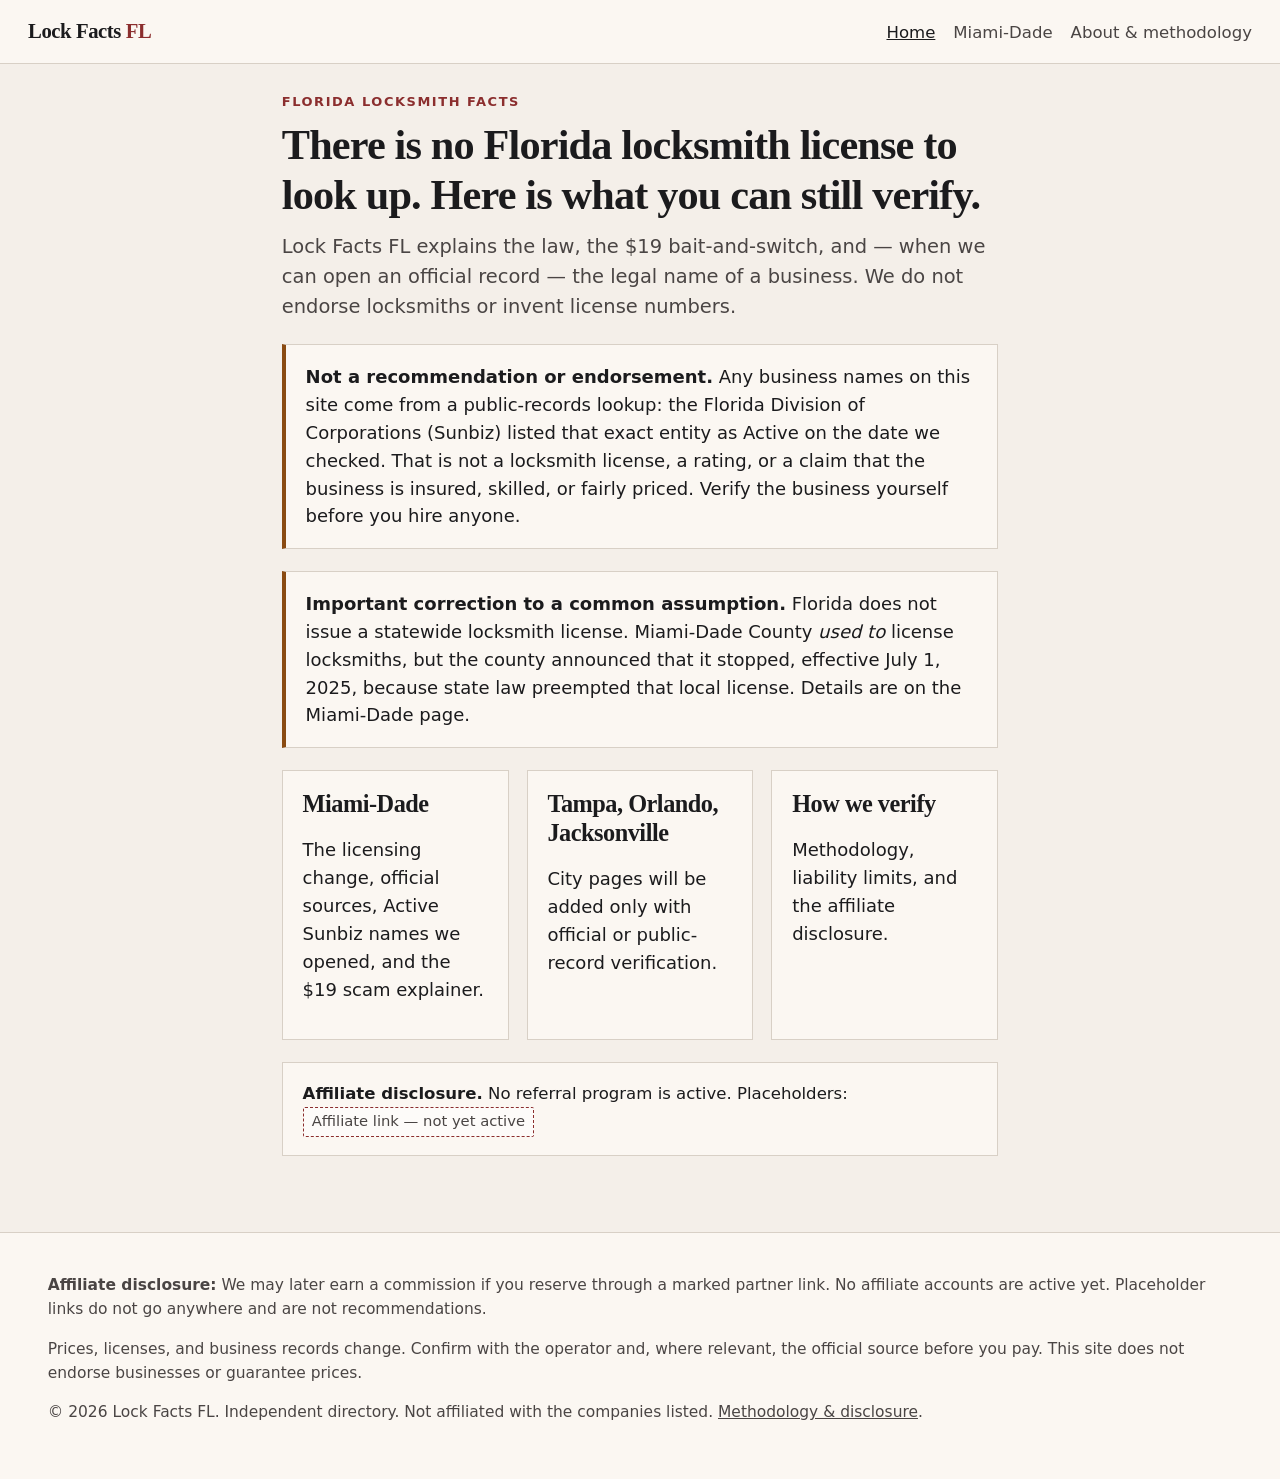
<file: index.html>
<!DOCTYPE html>
<html lang="en">
<head>
  <meta charset="utf-8">
  <meta name="google-site-verification" content="AbBwKEIm4lno85Ywgfa0VPNaBh7PbO2lSiJk-9j9jCg" />
  <meta name="viewport" content="width=device-width, initial-scale=1">
  <title>Lock Facts FL — what you can still verify about Florida locksmiths</title>
  <meta name="description" content="Florida has no statewide locksmith license. Miami-Dade County stopped issuing local locksmith licenses on July 1, 2025. This directory explains the law and lists only businesses we can point to in official public records.">
  <link rel="canonical" href="https://jip223.github.io/lock-facts-fl/">
  <meta name="robots" content="index,follow">
  <meta property="og:title" content="Lock Facts FL — what you can still verify about Florida locksmiths">
  <meta property="og:description" content="Florida has no statewide locksmith license. Miami-Dade County stopped issuing local locksmith licenses on July 1, 2025. This directory explains the law and lists only businesses we can point to in official public records.">
  <meta property="og:type" content="website">
  <meta property="og:url" content="https://jip223.github.io/lock-facts-fl/">
  <base href="https://jip223.github.io/lock-facts-fl/">
  <link rel="stylesheet" href="styles.css">
  <script type="application/ld+json">
{"@context":"https://schema.org","@type":"WebSite","name":"Lock Facts FL","url":"https://jip223.github.io/lock-facts-fl/","description":"Independent Florida locksmith facts directory. Not a recommendation service."}
</script>
</head>
<body>
<a class="skip" href="#main">Skip to content</a>
<header class="site">
  <div class="wrap nav">
    <a class="brand" href="index.html">Lock Facts <span>FL</span></a>
    <nav class="links" aria-label="Primary">
      <a href="index.html" aria-current="page">Home</a>
      <a href="miami-dade.html">Miami-Dade</a>
      <a href="about.html">About &amp; methodology</a>
    </nav>
  </div>
</header>
<main id="main">
<div class="wrap">

<p class="kicker">Florida locksmith facts</p>
<h1>There is no Florida locksmith license to look up. Here is what you can still verify.</h1>
<p class="lede">Lock Facts FL explains the law, the $19 bait-and-switch, and — when we can open an official record — the legal name of a business. We do not endorse locksmiths or invent license numbers.</p>
<div class="caution">
  <strong>Not a recommendation or endorsement.</strong> Any business names on this site come from a public-records lookup: the Florida Division of Corporations (Sunbiz) listed that exact entity as Active on the date we checked. That is not a locksmith license, a rating, or a claim that the business is insured, skilled, or fairly priced. Verify the business yourself before you hire anyone.
</div>
<div class="caution">
  <strong>Important correction to a common assumption.</strong> Florida does not issue a statewide locksmith license. Miami-Dade County <em>used to</em> license locksmiths, but the county announced that it stopped, effective July 1, 2025, because state law preempted that local license. Details are on the Miami-Dade page.
</div>
<div class="grid cols-3">
  <a class="card" href="miami-dade.html">
    <h2>Miami-Dade</h2>
    <p>The licensing change, official sources, Active Sunbiz names we opened, and the $19 scam explainer.</p>
  </a>
  <div class="card">
    <h2>Tampa, Orlando, Jacksonville</h2>
    <p>City pages will be added only with official or public-record verification.</p>
  </div>
  <a class="card" href="about.html">
    <h2>How we verify</h2>
    <p>Methodology, liability limits, and the affiliate disclosure.</p>
  </a>
</div>
<div class="disclosure">
  <strong>Affiliate disclosure.</strong> No referral program is active.
  Placeholders: <span class="placeholder">Affiliate link — not yet active</span>
</div>

</div>
</main>

<footer class="site">
  <div class="wrap">
    <p><strong>Affiliate disclosure:</strong> We may later earn a commission if you reserve through a marked partner link. No affiliate accounts are active yet. Placeholder links do not go anywhere and are not recommendations.</p>
    <p>Prices, licenses, and business records change. Confirm with the operator and, where relevant, the official source before you pay. This site does not endorse businesses or guarantee prices.</p>
    <p>© 2026 Lock Facts FL. Independent directory. Not affiliated with the companies listed. <a href="about.html">Methodology &amp; disclosure</a>.</p>
  </div>
</footer>
</body>
</html>
</file>
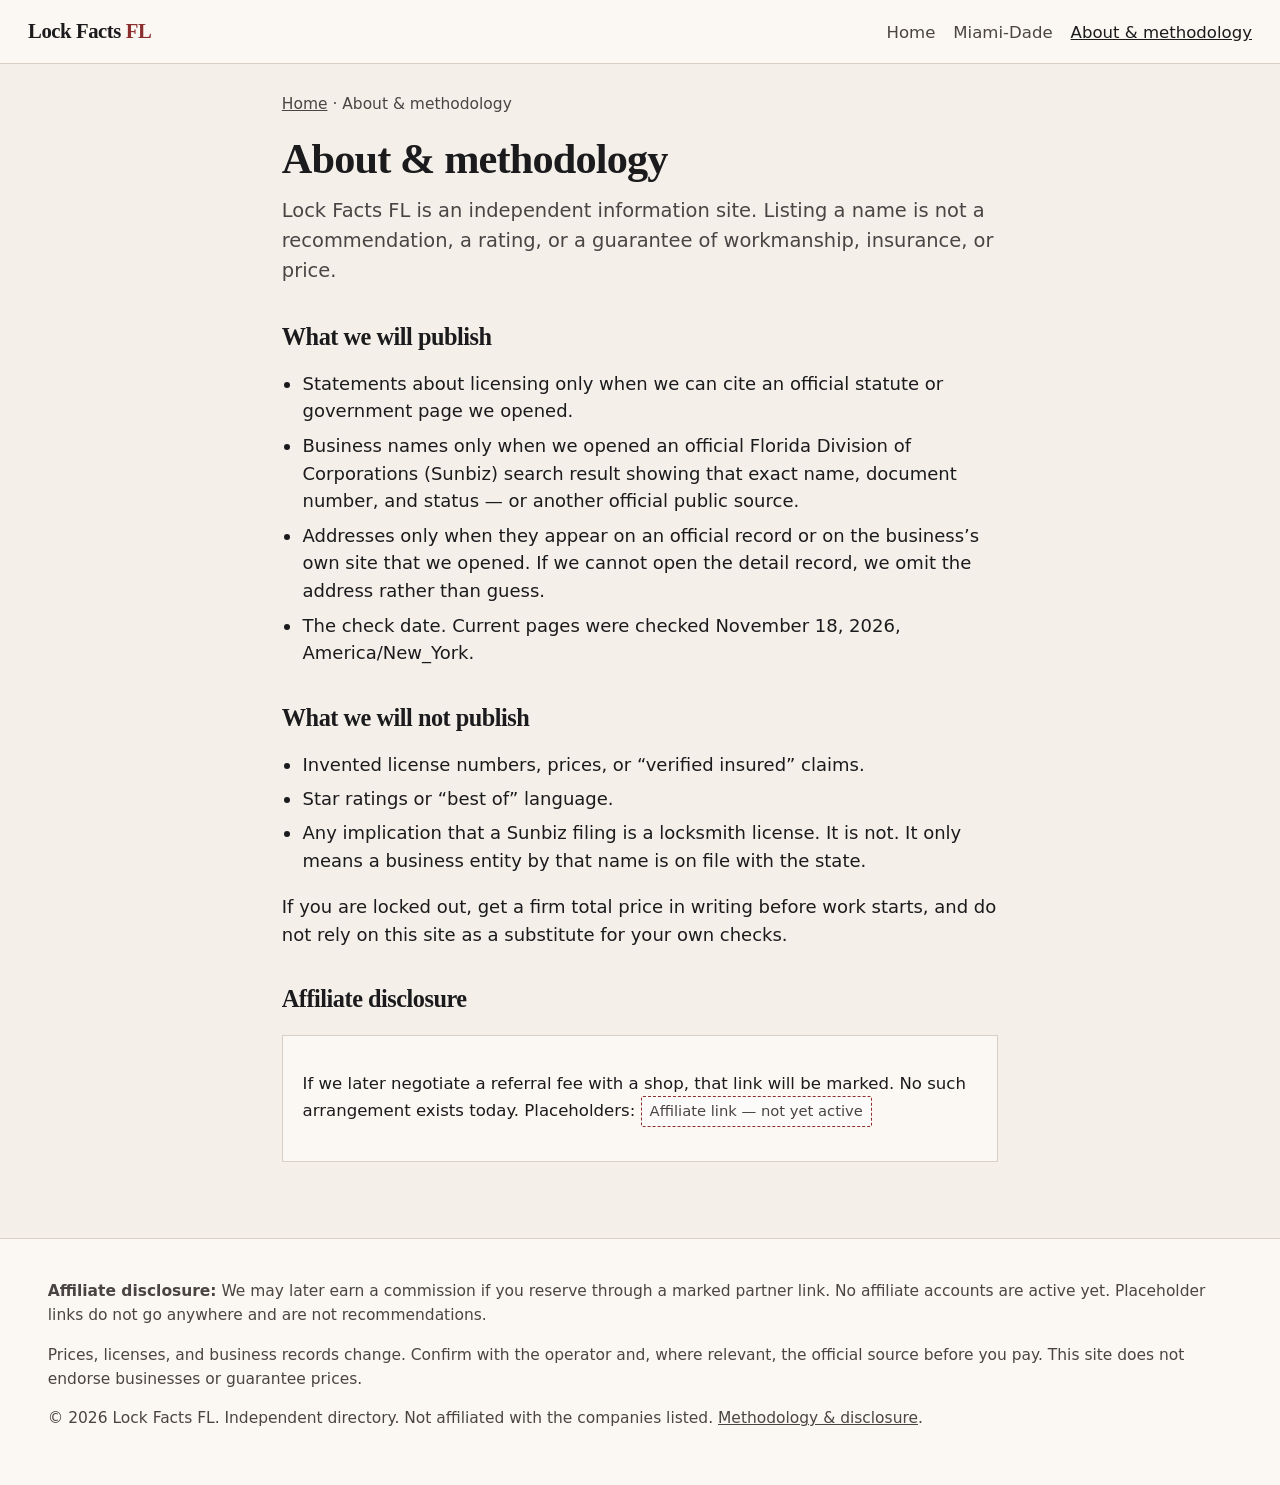
<file: about.html>
<!DOCTYPE html>
<html lang="en">
<head>
  <meta charset="utf-8">
  <meta name="viewport" content="width=device-width, initial-scale=1">
  <title>About & methodology — Lock Facts FL</title>
  <meta name="description" content="How Lock Facts FL verifies Florida locksmith facts from official sources, what we will not claim, and our affiliate disclosure.">
  <link rel="canonical" href="https://jip223.github.io/lock-facts-fl/about.html">
  <meta name="robots" content="index,follow">
  <meta property="og:title" content="About & methodology — Lock Facts FL">
  <meta property="og:description" content="How Lock Facts FL verifies Florida locksmith facts from official sources, what we will not claim, and our affiliate disclosure.">
  <meta property="og:type" content="website">
  <meta property="og:url" content="https://jip223.github.io/lock-facts-fl/about.html">
  <base href="https://jip223.github.io/lock-facts-fl/">
  <link rel="stylesheet" href="styles.css">
  
</head>
<body>
<a class="skip" href="#main">Skip to content</a>
<header class="site">
  <div class="wrap nav">
    <a class="brand" href="index.html">Lock Facts <span>FL</span></a>
    <nav class="links" aria-label="Primary">
      <a href="index.html">Home</a>
      <a href="miami-dade.html">Miami-Dade</a>
      <a href="about.html" aria-current="page">About &amp; methodology</a>
    </nav>
  </div>
</header>
<main id="main">
<div class="wrap">

<nav class="crumbs"><a href="index.html">Home</a> · About &amp; methodology</nav>
<h1>About &amp; methodology</h1>
<p class="lede">Lock Facts FL is an independent information site. Listing a name is not a recommendation, a rating, or a guarantee of workmanship, insurance, or price.</p>
<h2>What we will publish</h2>
<ul class="plain">
  <li>Statements about licensing only when we can cite an official statute or government page we opened.</li>
  <li>Business names only when we opened an official Florida Division of Corporations (Sunbiz) search result showing that exact name, document number, and status — or another official public source.</li>
  <li>Addresses only when they appear on an official record or on the business’s own site that we opened. If we cannot open the detail record, we omit the address rather than guess.</li>
  <li>The check date. Current pages were checked November 18, 2026, America/New_York.</li>
</ul>
<h2>What we will not publish</h2>
<ul class="plain">
  <li>Invented license numbers, prices, or “verified insured” claims.</li>
  <li>Star ratings or “best of” language.</li>
  <li>Any implication that a Sunbiz filing is a locksmith license. It is not. It only means a business entity by that name is on file with the state.</li>
</ul>
<p>If you are locked out, get a firm total price in writing before work starts, and do not rely on this site as a substitute for your own checks.</p>
<h2>Affiliate disclosure</h2>
<div class="disclosure">
  <p>If we later negotiate a referral fee with a shop, that link will be marked. No such arrangement exists today. Placeholders: <span class="placeholder">Affiliate link — not yet active</span></p>
</div>

</div>
</main>

<footer class="site">
  <div class="wrap">
    <p><strong>Affiliate disclosure:</strong> We may later earn a commission if you reserve through a marked partner link. No affiliate accounts are active yet. Placeholder links do not go anywhere and are not recommendations.</p>
    <p>Prices, licenses, and business records change. Confirm with the operator and, where relevant, the official source before you pay. This site does not endorse businesses or guarantee prices.</p>
    <p>© 2026 Lock Facts FL. Independent directory. Not affiliated with the companies listed. <a href="about.html">Methodology &amp; disclosure</a>.</p>
  </div>
</footer>
</body>
</html>
</file>
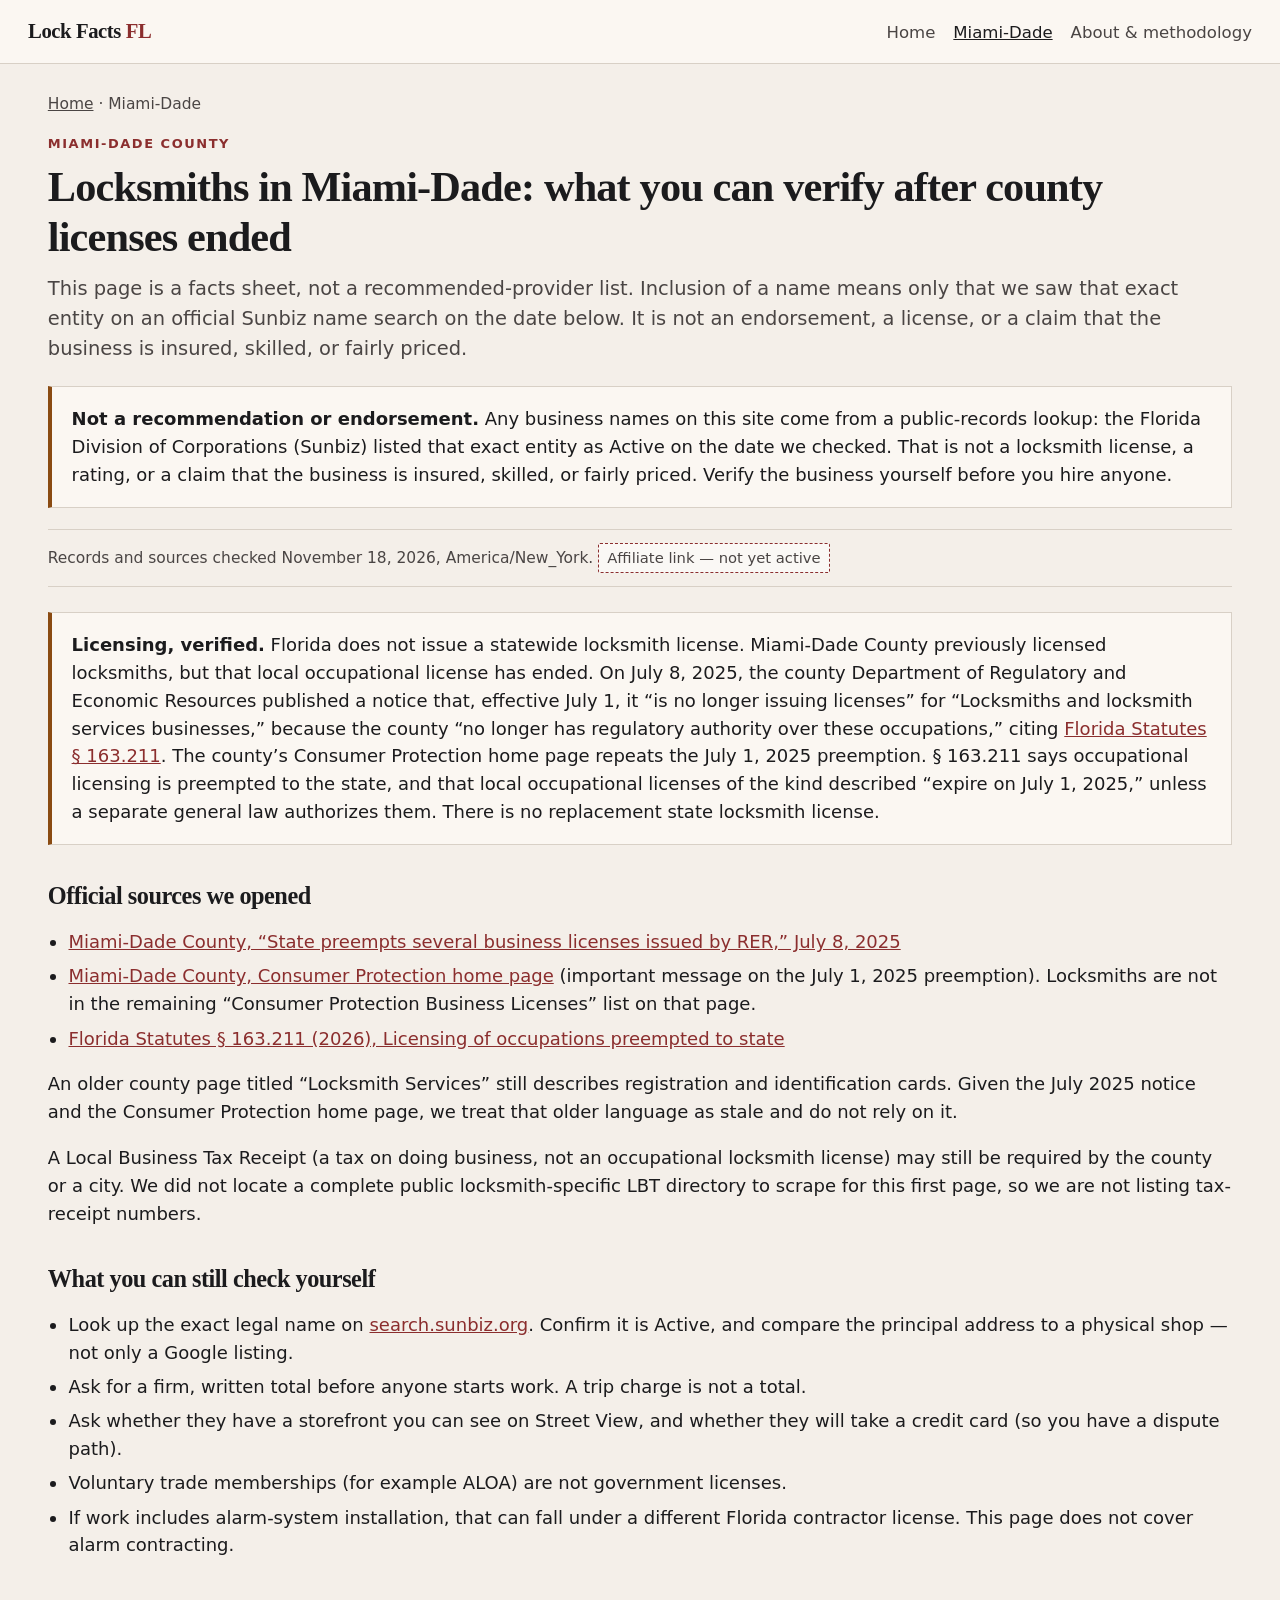
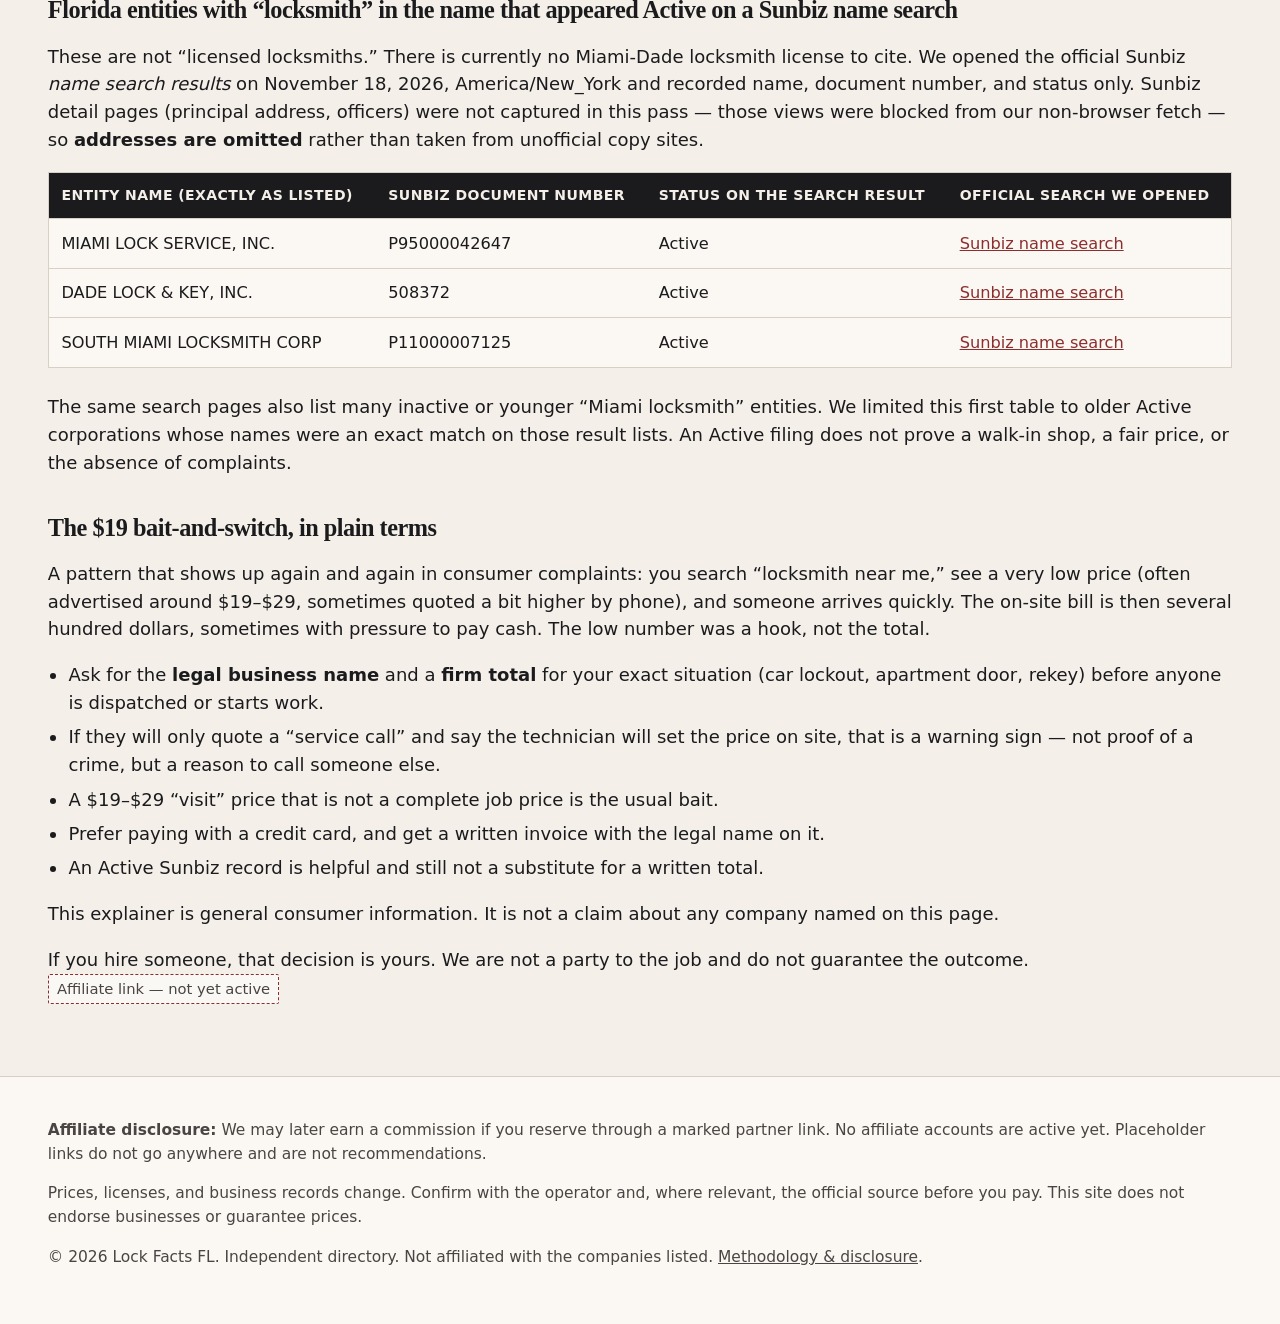
<file: miami-dade.html>
<!DOCTYPE html>
<html lang="en">
<head>
  <meta charset="utf-8">
  <meta name="viewport" content="width=device-width, initial-scale=1">
  <title>Locksmiths in Miami-Dade: county licenses ended July 1, 2025 — Lock Facts FL</title>
  <meta name="description" content="Florida has no statewide locksmith license. Miami-Dade County stopped issuing local locksmith licenses effective July 1, 2025. Official sources, Active Sunbiz entity names we opened, and a $19 bait-and-switch explainer. Not a recommendation list.">
  <link rel="canonical" href="https://jip223.github.io/lock-facts-fl/miami-dade.html">
  <meta name="robots" content="index,follow">
  <meta property="og:title" content="Locksmiths in Miami-Dade: county licenses ended July 1, 2025 — Lock Facts FL">
  <meta property="og:description" content="Florida has no statewide locksmith license. Miami-Dade County stopped issuing local locksmith licenses effective July 1, 2025. Official sources, Active Sunbiz entity names we opened, and a $19 bait-and-switch explainer. Not a recommendation list.">
  <meta property="og:type" content="website">
  <meta property="og:url" content="https://jip223.github.io/lock-facts-fl/miami-dade.html">
  <base href="https://jip223.github.io/lock-facts-fl/">
  <link rel="stylesheet" href="styles.css">
  <script type="application/ld+json">
{"@context":"https://schema.org","@graph":[
  {"@type":"WebPage","name":"Locksmiths in Miami-Dade: what you can verify after county licenses ended","url":"https://jip223.github.io/lock-facts-fl/miami-dade.html","dateModified":"2026-11-18"},
  {"@type":"BreadcrumbList","itemListElement":[
    {"@type":"ListItem","position":1,"name":"Home","item":"https://jip223.github.io/lock-facts-fl/"},
    {"@type":"ListItem","position":2,"name":"Miami-Dade","item":"https://jip223.github.io/lock-facts-fl/miami-dade.html"}
  ]},
  {"@type":"FAQPage","mainEntity":[
    {"@type":"Question","name":"Does Miami-Dade County license locksmiths?","acceptedAnswer":{"@type":"Answer","text":"Not as of July 1, 2025. Miami-Dade County announced on July 8, 2025 that it is no longer issuing licenses for locksmiths and locksmith services businesses, citing Florida Statutes section 163.211. Florida has no statewide locksmith license."}},
    {"@type":"Question","name":"How does the $19 locksmith bait-and-switch work?","acceptedAnswer":{"@type":"Answer","text":"A common complaint pattern is a very low advertised or phone quote, often around $19 to $65, followed by a much higher on-site bill. A legitimate quote for a straightforward lockout is typically a firm total given before anyone starts work. Ask for the legal business name, get the total in writing, and walk away if the price changes on the doorstep."}}
  ]}
]}
</script>
</head>
<body>
<a class="skip" href="#main">Skip to content</a>
<header class="site">
  <div class="wrap nav">
    <a class="brand" href="index.html">Lock Facts <span>FL</span></a>
    <nav class="links" aria-label="Primary">
      <a href="index.html">Home</a>
      <a href="miami-dade.html" aria-current="page">Miami-Dade</a>
      <a href="about.html">About &amp; methodology</a>
    </nav>
  </div>
</header>
<main id="main" class="wide">
<div class="wrap">

<nav class="crumbs"><a href="index.html">Home</a> · Miami-Dade</nav>
<p class="kicker">Miami-Dade County</p>
<h1>Locksmiths in Miami-Dade: what you can verify after county licenses ended</h1>
<p class="lede">This page is a facts sheet, not a recommended-provider list. Inclusion of a name means only that we saw that exact entity on an official Sunbiz name search on the date below. It is not an endorsement, a license, or a claim that the business is insured, skilled, or fairly priced.</p>
<div class="caution">
  <strong>Not a recommendation or endorsement.</strong> Any business names on this site come from a public-records lookup: the Florida Division of Corporations (Sunbiz) listed that exact entity as Active on the date we checked. That is not a locksmith license, a rating, or a claim that the business is insured, skilled, or fairly priced. Verify the business yourself before you hire anyone.
</div>
<p class="meta">Records and sources checked November 18, 2026, America/New_York. <span class="placeholder">Affiliate link — not yet active</span></p>

<div class="caution">
  <strong>Licensing, verified.</strong> Florida does not issue a statewide locksmith license. Miami-Dade County previously licensed locksmiths, but that local occupational license has ended. On July 8, 2025, the county Department of Regulatory and Economic Resources published a notice that, effective July 1, it “is no longer issuing licenses” for “Locksmiths and locksmith services businesses,” because the county “no longer has regulatory authority over these occupations,” citing <a href="https://www.flsenate.gov/Laws/Statutes/2026/163.211">Florida Statutes § 163.211</a>. The county’s Consumer Protection home page repeats the July 1, 2025 preemption. § 163.211 says occupational licensing is preempted to the state, and that local occupational licenses of the kind described “expire on July 1, 2025,” unless a separate general law authorizes them. There is no replacement state locksmith license.
</div>

<h2>Official sources we opened</h2>
<ul class="plain">
  <li><a href="https://www.miamidade.gov/global/news-item.page?Mduid_news=news1751994849027515">Miami-Dade County, “State preempts several business licenses issued by RER,” July 8, 2025</a></li>
  <li><a href="https://www.miamidade.gov/global/economy/consumer-protection/home.page">Miami-Dade County, Consumer Protection home page</a> (important message on the July 1, 2025 preemption). Locksmiths are not in the remaining “Consumer Protection Business Licenses” list on that page.</li>
  <li><a href="https://www.flsenate.gov/Laws/Statutes/2026/163.211">Florida Statutes § 163.211 (2026), Licensing of occupations preempted to state</a></li>
</ul>
<p>An older county page titled “Locksmith Services” still describes registration and identification cards. Given the July 2025 notice and the Consumer Protection home page, we treat that older language as stale and do not rely on it.</p>
<p>A Local Business Tax Receipt (a tax on doing business, not an occupational locksmith license) may still be required by the county or a city. We did not locate a complete public locksmith-specific LBT directory to scrape for this first page, so we are not listing tax-receipt numbers.</p>

<h2>What you can still check yourself</h2>
<ul class="plain">
  <li>Look up the exact legal name on <a href="https://search.sunbiz.org/Inquiry/CorporationSearch/ByName">search.sunbiz.org</a>. Confirm it is Active, and compare the principal address to a physical shop — not only a Google listing.</li>
  <li>Ask for a firm, written total before anyone starts work. A trip charge is not a total.</li>
  <li>Ask whether they have a storefront you can see on Street View, and whether they will take a credit card (so you have a dispute path).</li>
  <li>Voluntary trade memberships (for example ALOA) are not government licenses.</li>
  <li>If work includes alarm-system installation, that can fall under a different Florida contractor license. This page does not cover alarm contracting.</li>
</ul>

<h2>Florida entities with “locksmith” in the name that appeared Active on a Sunbiz name search</h2>
<p>These are not “licensed locksmiths.” There is currently no Miami-Dade locksmith license to cite. We opened the official Sunbiz <em>name search results</em> on November 18, 2026, America/New_York and recorded name, document number, and status only. Sunbiz detail pages (principal address, officers) were not captured in this pass — those views were blocked from our non-browser fetch — so <strong>addresses are omitted</strong> rather than taken from unofficial copy sites.</p>
<p class="table-hint">Swipe the table sideways to see every column.</p>
<div class="table-wrap">
<table>
  <thead>
    <tr>
      <th>Entity name (exactly as listed)</th>
      <th>Sunbiz document number</th>
      <th>Status on the search result</th>
      <th>Official search we opened</th>
    </tr>
  </thead>
  <tbody>
    <tr>
      <td>MIAMI LOCK SERVICE, INC.</td>
      <td>P95000042647</td>
      <td>Active</td>
      <td><a href="https://search.sunbiz.org/Inquiry/CorporationSearch/SearchResults/EntityName/MIAMI%20LOCK%20SERVICE%2C%20INC./Page1">Sunbiz name search</a></td>
    </tr>
    <tr>
      <td>DADE LOCK &amp; KEY, INC.</td>
      <td>508372</td>
      <td>Active</td>
      <td><a href="https://search.sunbiz.org/Inquiry/CorporationSearch/SearchResults/EntityName/DADE%20LOCK%20%26%20KEY%2C%20INC./Page1">Sunbiz name search</a></td>
    </tr>
    <tr>
      <td>SOUTH MIAMI LOCKSMITH CORP</td>
      <td>P11000007125</td>
      <td>Active</td>
      <td><a href="https://search.sunbiz.org/Inquiry/CorporationSearch/SearchResults/EntityName/SOUTH%20MIAMI%20LOCKSMITH/Page1">Sunbiz name search</a></td>
    </tr>
  </tbody>
</table>
</div>
<p>The same search pages also list many inactive or younger “Miami locksmith” entities. We limited this first table to older Active corporations whose names were an exact match on those result lists. An Active filing does not prove a walk-in shop, a fair price, or the absence of complaints.</p>

<h2>The $19 bait-and-switch, in plain terms</h2>
<p>A pattern that shows up again and again in consumer complaints: you search “locksmith near me,” see a very low price (often advertised around $19–$29, sometimes quoted a bit higher by phone), and someone arrives quickly. The on-site bill is then several hundred dollars, sometimes with pressure to pay cash. The low number was a hook, not the total.</p>
<ul class="plain">
  <li>Ask for the <strong>legal business name</strong> and a <strong>firm total</strong> for your exact situation (car lockout, apartment door, rekey) before anyone is dispatched or starts work.</li>
  <li>If they will only quote a “service call” and say the technician will set the price on site, that is a warning sign — not proof of a crime, but a reason to call someone else.</li>
  <li>A $19–$29 “visit” price that is not a complete job price is the usual bait.</li>
  <li>Prefer paying with a credit card, and get a written invoice with the legal name on it.</li>
  <li>An Active Sunbiz record is helpful and still not a substitute for a written total.</li>
</ul>
<p>This explainer is general consumer information. It is not a claim about any company named on this page.</p>
<p>If you hire someone, that decision is yours. We are not a party to the job and do not guarantee the outcome. <span class="placeholder">Affiliate link — not yet active</span></p>

</div>
</main>

<footer class="site">
  <div class="wrap">
    <p><strong>Affiliate disclosure:</strong> We may later earn a commission if you reserve through a marked partner link. No affiliate accounts are active yet. Placeholder links do not go anywhere and are not recommendations.</p>
    <p>Prices, licenses, and business records change. Confirm with the operator and, where relevant, the official source before you pay. This site does not endorse businesses or guarantee prices.</p>
    <p>© 2026 Lock Facts FL. Independent directory. Not affiliated with the companies listed. <a href="about.html">Methodology &amp; disclosure</a>.</p>
  </div>
</footer>
</body>
</html>
</file>
<file: styles.css>
/* Lock Facts FL */
:root {
  --ink: #1b1b1d;
  --ink-soft: #4a4544;
  --paper: #f4efe9;
  --paper-2: #fbf7f2;
  --accent: #8b2e2e;
  --accent-2: #1b1b1d;
  --rule: #d8d0c6;
  --ok: #1f6b3a;
  --warn: #8a4b12;
  --sans: ui-sans-serif, system-ui, "Segoe UI", Roboto, Helvetica, Arial, sans-serif;
  --serif: "Iowan Old Style", "Palatino Linotype", Palatino, Georgia, "Times New Roman", serif;
  --max: 42rem;
  --max-wide: 68rem;
}
* { box-sizing: border-box; }
html { font-size: 18px; scroll-behavior: smooth; }
body {
  margin: 0;
  background: var(--paper);
  color: var(--ink);
  font-family: var(--sans);
  line-height: 1.55;
  -webkit-text-size-adjust: 100%;
}
a { color: var(--accent); }
a:hover { color: var(--ink); }
.skip {
  position: absolute; left: -999px; top: 0; background: var(--ink); color: var(--paper);
  padding: .5rem 1rem; z-index: 10;
}
.skip:focus { left: 0; }
header.site {
  border-bottom: 1px solid var(--rule);
  background: var(--paper-2);
}
.wrap { max-width: var(--max-wide); margin: 0 auto; padding: 0 1.1rem; }
.nav {
  display: flex; flex-wrap: wrap; align-items: baseline; justify-content: space-between;
  gap: .6rem 1.25rem; padding: .85rem 0;
}
.brand {
  font-family: var(--serif);
  font-weight: 700;
  letter-spacing: -0.02em;
  font-size: 1.15rem;
  color: var(--ink);
  text-decoration: none;
}
.brand span { color: var(--accent); }
nav.links { display: flex; flex-wrap: wrap; gap: .25rem 1rem; }
nav.links a { color: var(--ink-soft); text-decoration: none; font-size: .92rem; }
nav.links a:hover, nav.links a[aria-current="page"] { color: var(--ink); text-decoration: underline; }
main { padding: 1.6rem 0 3rem; }
main .wrap { max-width: var(--max); }
main.wide .wrap { max-width: var(--max-wide); }
h1, h2, h3 { font-family: var(--serif); letter-spacing: -0.02em; line-height: 1.2; }
h1 { font-size: clamp(1.7rem, 4vw, 2.35rem); margin: 0 0 .6rem; }
h2 { font-size: 1.35rem; margin: 2rem 0 .6rem; }
h3 { font-size: 1.1rem; margin: 1.4rem 0 .4rem; }
.lede { font-size: 1.08rem; color: var(--ink-soft); margin: 0 0 1.1rem; }
.kicker {
  text-transform: uppercase; letter-spacing: .12em; font-size: .72rem;
  color: var(--accent); font-weight: 700; margin: 0 0 .4rem;
}
.meta {
  font-size: .86rem; color: var(--ink-soft);
  border-top: 1px solid var(--rule); border-bottom: 1px solid var(--rule);
  padding: .7rem 0; margin: 0 0 1.4rem;
}
.callout, .disclosure, .caution {
  border: 1px solid var(--rule);
  background: var(--paper-2);
  padding: 1rem 1.1rem;
  margin: 1.2rem 0;
}
.caution { border-left: 4px solid var(--warn); }
.disclosure { font-size: .92rem; }
.placeholder {
  display: inline-block;
  border: 1px dashed var(--accent);
  color: var(--ink-soft);
  font-size: .82rem;
  padding: .15rem .45rem;
  background: #fff8;
  text-decoration: none;
  border-radius: 2px;
}
.grid {
  display: grid;
  gap: 1rem;
  grid-template-columns: 1fr;
  margin: 1.2rem 0;
}
@media (min-width: 700px) {
  .grid.cols-3 { grid-template-columns: repeat(3, 1fr); }
  .grid.cols-2 { grid-template-columns: repeat(2, 1fr); }
}
.card {
  border: 1px solid var(--rule);
  background: var(--paper-2);
  padding: 1rem 1.1rem;
  text-decoration: none;
  color: inherit;
  display: block;
}
.card h2, .card h3 { margin-top: 0; }
.card:hover { border-color: var(--accent); }
.table-wrap { overflow-x: auto; margin: 1rem 0 1.4rem; border: 1px solid var(--rule); }
table {
  width: 100%; border-collapse: collapse; font-size: .9rem;
  background: var(--paper-2); min-width: 44rem;
}
th, td {
  text-align: left; vertical-align: top;
  padding: .65rem .7rem;
  border-bottom: 1px solid var(--rule);
}
th {
  background: var(--ink); color: var(--paper);
  font-weight: 600; font-size: .78rem;
  letter-spacing: .03em; text-transform: uppercase;
}
tr:last-child td { border-bottom: 0; }
.num { font-variant-numeric: tabular-nums; white-space: nowrap; }
.muted { color: var(--ink-soft); }
.source { font-size: .84rem; }
footer.site {
  border-top: 1px solid var(--rule);
  padding: 1.4rem 0 2.2rem;
  background: var(--paper-2);
  font-size: .86rem;
  color: var(--ink-soft);
}
footer.site .wrap { max-width: var(--max-wide); }
footer.site a { color: var(--ink-soft); }
.crumbs { font-size: .86rem; margin: 0 0 1rem; color: var(--ink-soft); }
.crumbs a { color: var(--ink-soft); }
ul.plain { padding-left: 1.15rem; }
ul.plain li { margin: .35rem 0; }

.table-hint { font-size: .82rem; color: var(--ink-soft); margin: .8rem 0 .3rem; }
@media (min-width: 900px) { .table-hint { display: none; } }
</file>
